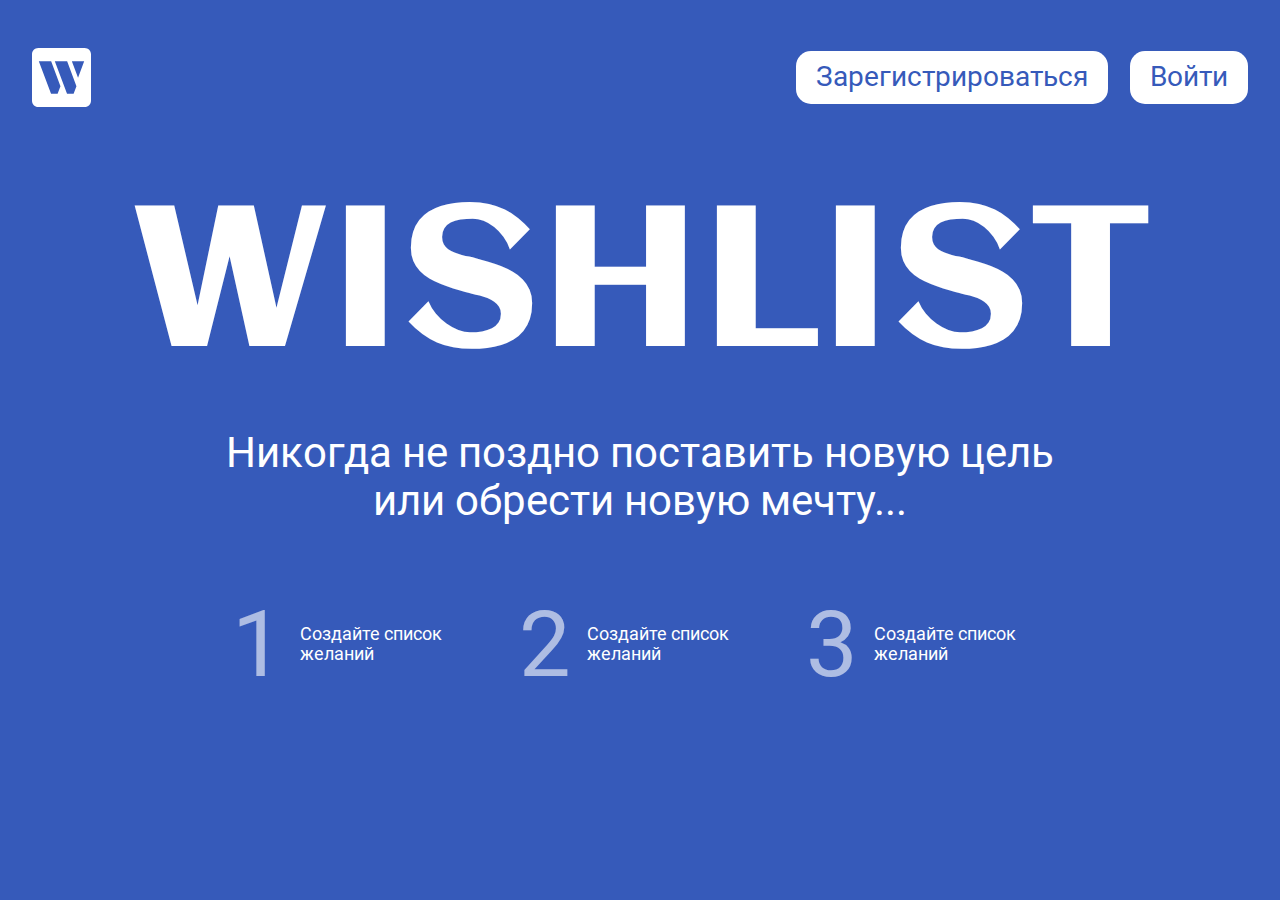
<file: index.html>
<!DOCTYPE html>
<html lang="ru">

<head>
  <meta charset="UTF-8">
  <meta http-equiv="X-UA-Compatible" content="IE=edge">
  <meta name="viewport" content="width=device-width, initial-scale=1.0">
  <link rel="stylesheet" href="style/index.css">
  <title>Wish List - список желаний</title>

  <script src="scripts/director.min.js" defer></script>
  <script src="scripts/index.js" type="module"></script>
</head>

<body class="page">
  <header class="header">
    <div class="container header__container">
      <a href="/">
        <img src="img/logo.svg" alt="Логотив сервиса Wish List в виде буквы W" class="main-logo">
      </a>

      <nav class="header__nav nav">
      </nav>
    </div>
  </header>

  <main class="app">

  </main>
</body>

</html>
</file>
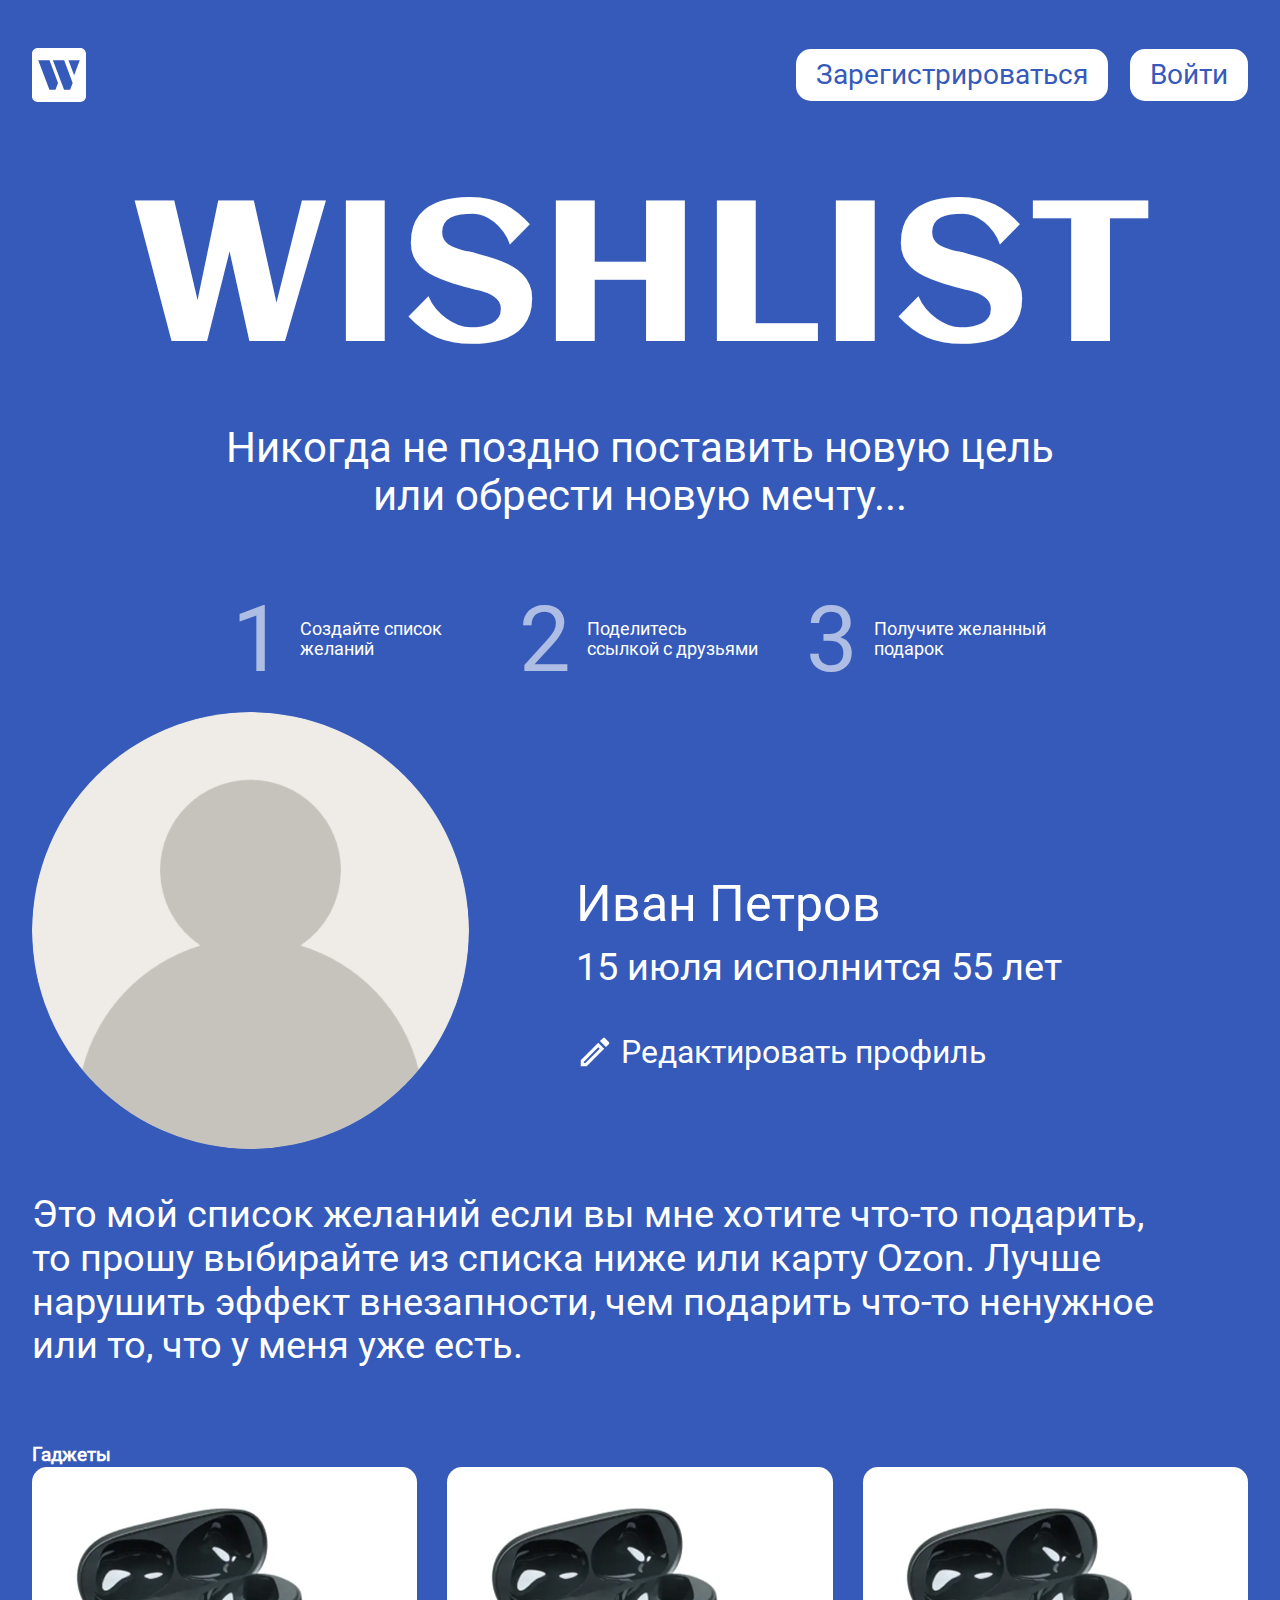
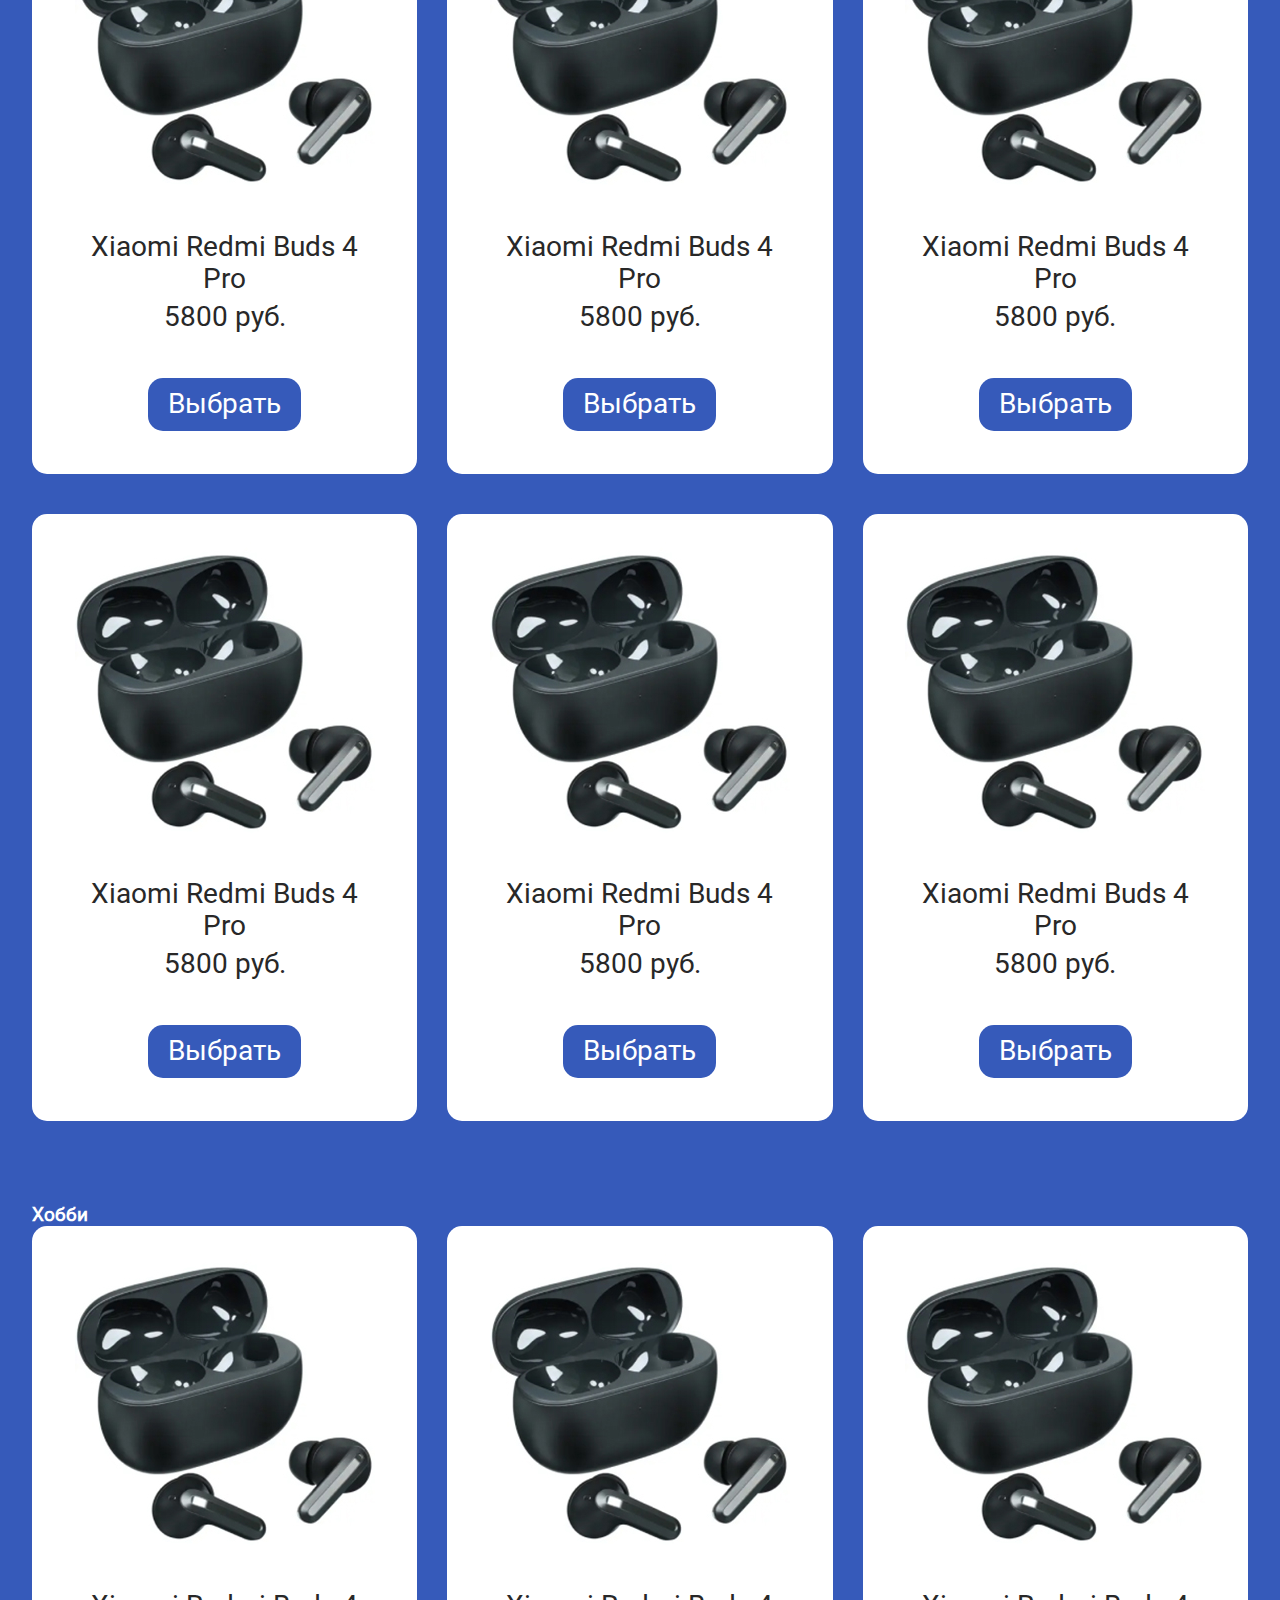
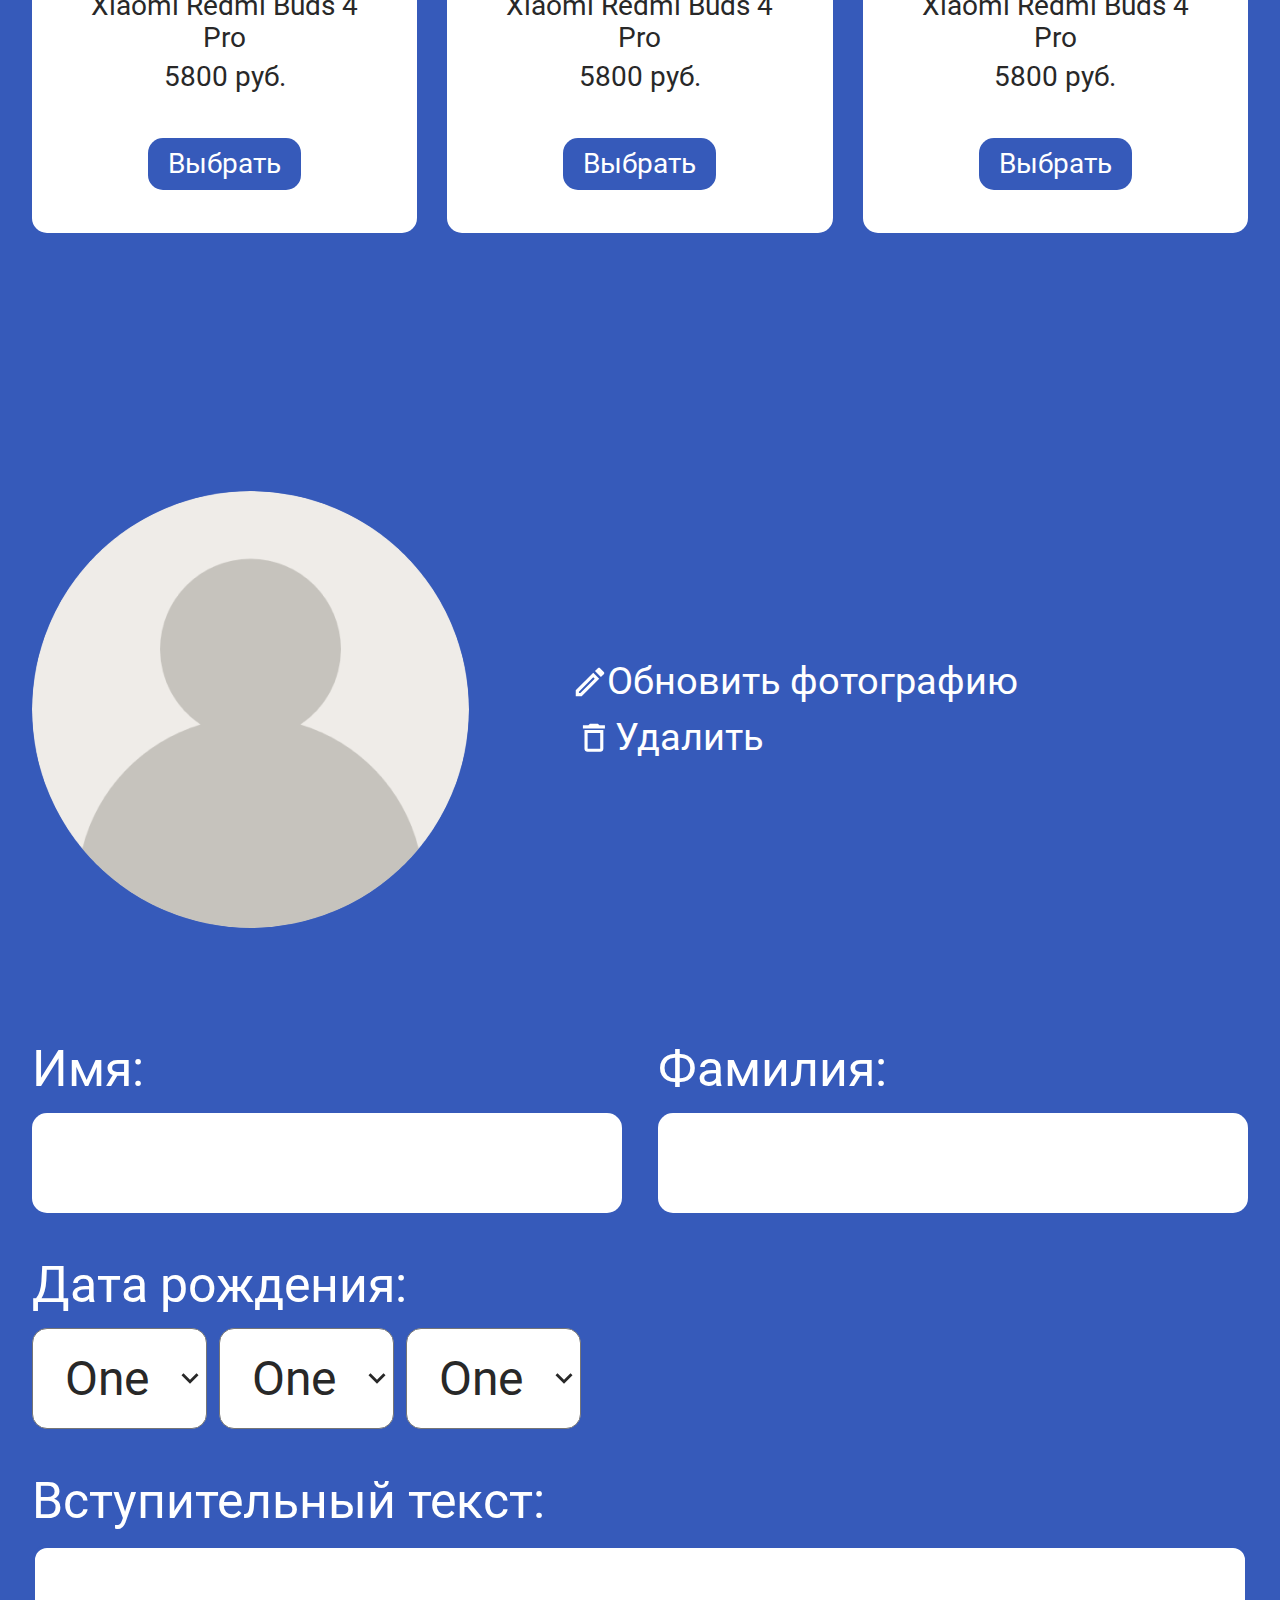
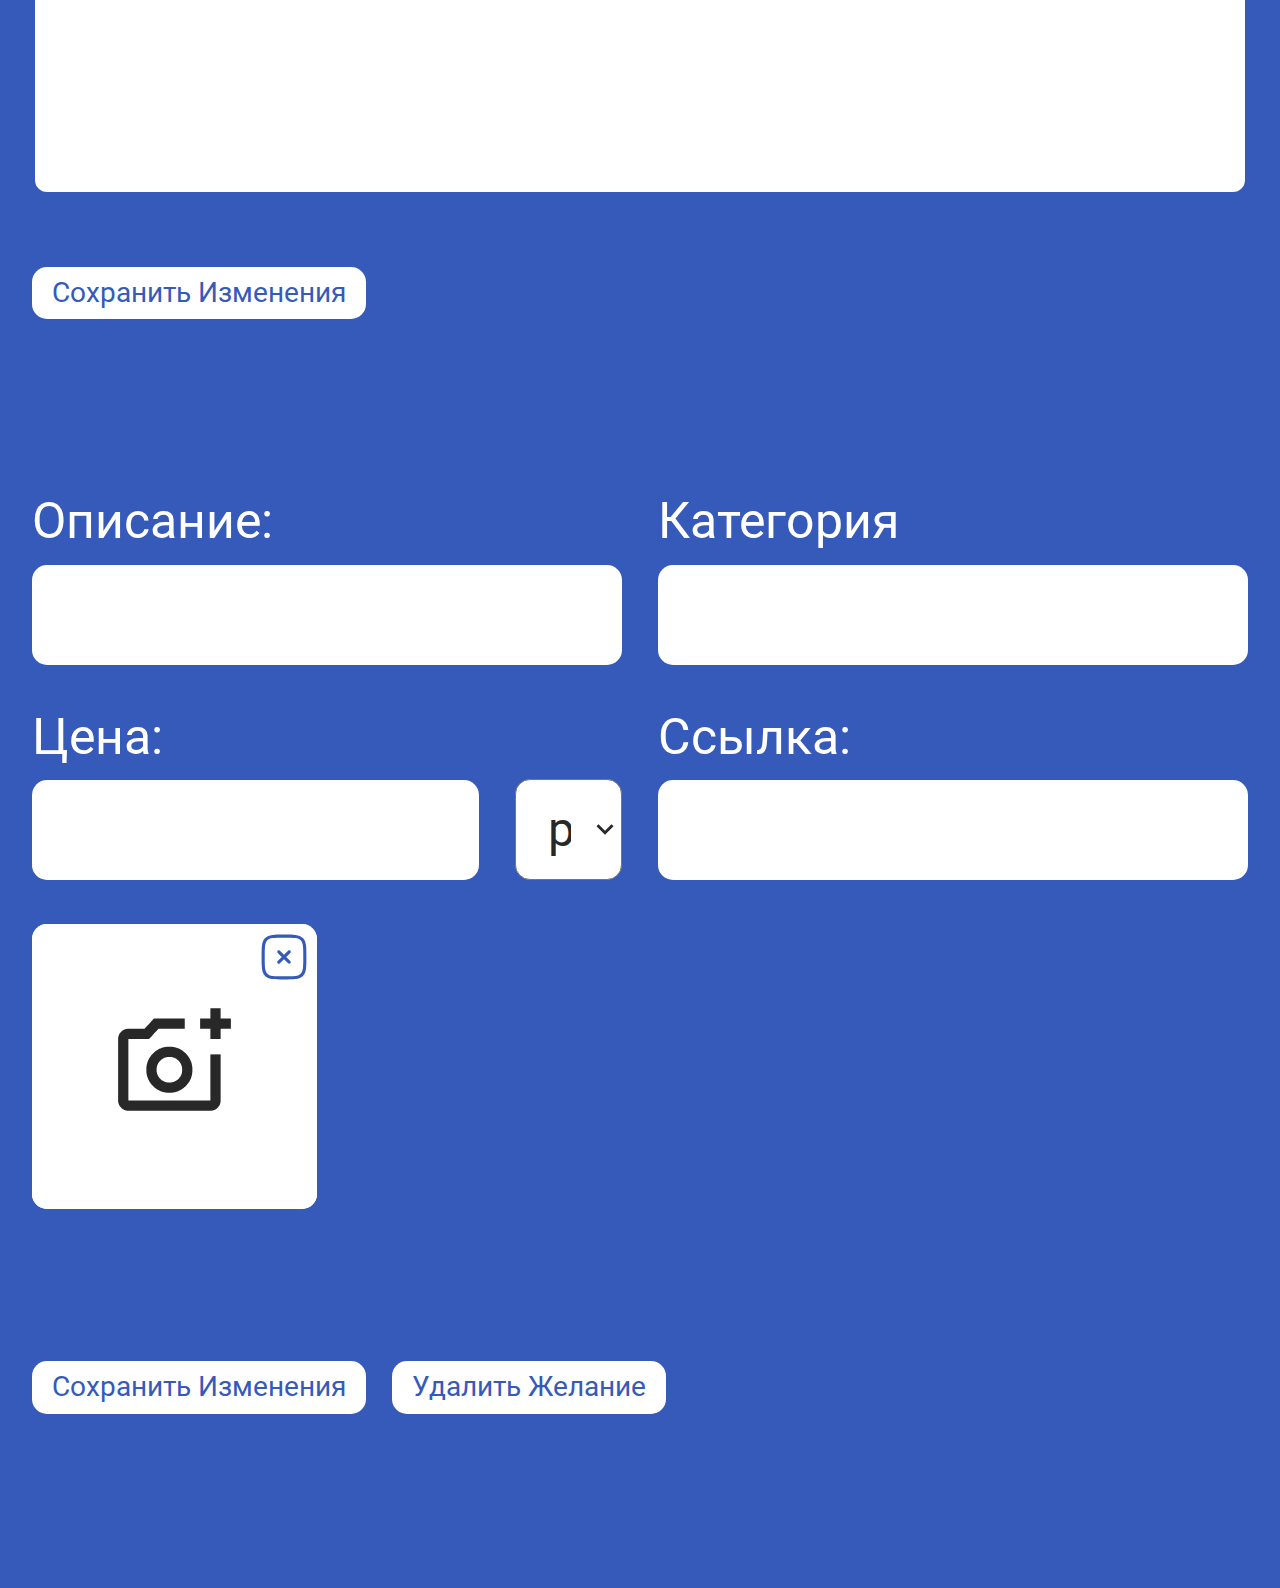
<file: index copy.html>
<!DOCTYPE html>
<html lang="ru">

<head>
  <meta charset="UTF-8">
  <meta http-equiv="X-UA-Compatible" content="IE=edge">
  <meta name="viewport" content="width=device-width, initial-scale=1.0">
  <link rel="stylesheet" href="style/index.css">
  <title>Wish List - список желаний</title>
</head>

<body class="page">
  <header class="header">
    <div class="container header__container">
      <img src="img/logo.svg" alt="Логотип сервиса Wish List в виде буквы W" class="header__logo">

      <nav class="header__nav nav nav_active">
        <button class="nav__btn btn">Зарегистрироваться</button>
        <button class="nav__btn btn">Войти</button>
      </nav>

      <button class="header__burger burger">
        <span class="burger__line"></span>
      </button>
    </div>
  </header>

  <main class="app">
    <section class="hero">
      <div class="container hero__container">
        <h1 class="hero__title"><span>Wish</span>List<span></span></h1>

        <p class="hero__description">Никогда не поздно поставить новую цель или обрести новую мечту...</p>

        <ol class="hero__list-steps steps">
          <li class="steps__item">Создайте список желаний</li>
          <li class="steps__item">Поделитесь ссылкой с&nbsp;друзьями</li>
          <li class="steps__item">Получите желанный подарок</li>
        </ol>
      </div>
    </section>

    <section class="wishlist">
      <div class="container">
        <div class="wishlist__profile profile">
          <img src="img/avatar.jpg" alt="Фото профиля" class="profile__avatar">
          <div class="profile__content">
            <h2 class="profile__fullname">Иван Петров</h2>

            <p class="profile__birthday">15 июля исполнится 55 лет</p>

            <button class="profile__edit">
              <svg class="profile__edit-icon" width="38" height="38" viewBox="0 0 38 38" fill="none"
                xmlns="http://www.w3.org/2000/svg">
                <path
                  d="M4.75 33.25H10.6875L28.1992 15.7384L22.2617 9.80086L4.75 27.3125V33.25ZM7.91667 28.6267L22.2617 14.2817L23.7183 15.7384L9.37333 30.0834H7.91667V28.6267ZM29.0858 5.20919C28.9394 5.06241 28.7654 4.94596 28.5738 4.86651C28.3823 4.78705 28.177 4.74615 27.9696 4.74615C27.7622 4.74615 27.5569 4.78705 27.3653 4.86651C27.1738 4.94596 26.9998 5.06241 26.8533 5.20919L23.9558 8.10669L29.8933 14.0442L32.7908 11.1467C32.9376 11.0002 33.0541 10.8262 33.1335 10.6347C33.213 10.4431 33.2539 10.2378 33.2539 10.0304C33.2539 9.82307 33.213 9.61774 33.1335 9.4262C33.0541 9.23466 32.9376 9.06067 32.7908 8.91419L29.0858 5.20919Z"
                  fill="white" />
              </svg>
              <span>Редактировать профиль</span>
            </button>
          </div>
        </div>

        <p class="wishlist__description">
          Это мой список желаний если вы&nbsp;мне хотите что-то подарить, то&nbsp;прошу выбирайте из&nbsp;списка ниже
          или карту Ozon.
          Лучше нарушить эффект внезапности, чем подарить что-то ненужное или&nbsp;то, что у&nbsp;меня уже есть.
        </p>

        <ul class="wishlist__categories categories">
          <li class="categories__item">
            <h3 class="categoties__title">Гаджеты</h3>

            <ul class="wishlist__items">
              <li class="item">
                <img src="img/buds.jpg" alt="Xiaomi Redmi Buds 4 Pro" class="item__image">
                <h4 class="item__title">Xiaomi Redmi Buds 4 Pro</h4>
                <p class="item__price">5800 руб.</p>
                <button class="item__btn btn btn_castling">Выбрать</button>
              </li>
              <li class="item">
                <img src="img/buds.jpg" alt="Xiaomi Redmi Buds 4 Pro" class="item__image">
                <h4 class="item__title">Xiaomi Redmi Buds 4 Pro</h4>
                <p class="item__price">5800 руб.</p>
                <button class="item__btn btn btn_castling">Выбрать</button>
              </li>
              <li class="item">
                <img src="img/buds.jpg" alt="Xiaomi Redmi Buds 4 Pro" class="item__image">
                <h4 class="item__title">Xiaomi Redmi Buds 4 Pro</h4>
                <p class="item__price">5800 руб.</p>
                <button class="item__btn btn btn_castling">Выбрать</button>
              </li>
              <li class="item">
                <img src="img/buds.jpg" alt="Xiaomi Redmi Buds 4 Pro" class="item__image">
                <h4 class="item__title">Xiaomi Redmi Buds 4 Pro</h4>
                <p class="item__price">5800 руб.</p>
                <button class="item__btn btn btn_castling">Выбрать</button>
              </li>
              <li class="item">
                <img src="img/buds.jpg" alt="Xiaomi Redmi Buds 4 Pro" class="item__image">
                <h4 class="item__title">Xiaomi Redmi Buds 4 Pro</h4>
                <p class="item__price">5800 руб.</p>
                <button class="item__btn btn btn_castling">Выбрать</button>
              </li>
              <li class="item">
                <img src="img/buds.jpg" alt="Xiaomi Redmi Buds 4 Pro" class="item__image">
                <h4 class="item__title">Xiaomi Redmi Buds 4 Pro</h4>
                <p class="item__price">5800 руб.</p>
                <button class="item__btn btn btn_castling">Выбрать</button>
              </li>
            </ul>
          </li>
          <li class="categories__item">
            <h3 class="categoties__title">Хобби</h3>

            <ul class="wishlist__items">
              <li class="item">
                <img src="img/buds.jpg" alt="Xiaomi Redmi Buds 4 Pro" class="item__image">
                <h4 class="item__title">Xiaomi Redmi Buds 4 Pro</h4>
                <p class="item__price">5800 руб.</p>
                <button class="item__btn btn btn_castling">Выбрать</button>
              </li>
              <li class="item">
                <img src="img/buds.jpg" alt="Xiaomi Redmi Buds 4 Pro" class="item__image">
                <h4 class="item__title">Xiaomi Redmi Buds 4 Pro</h4>
                <p class="item__price">5800 руб.</p>
                <button class="item__btn btn btn_castling">Выбрать</button>
              </li>
              <li class="item">
                <img src="img/buds.jpg" alt="Xiaomi Redmi Buds 4 Pro" class="item__image">
                <h4 class="item__title">Xiaomi Redmi Buds 4 Pro</h4>
                <p class="item__price">5800 руб.</p>
                <button class="item__btn btn btn_castling">Выбрать</button>
              </li>
            </ul>
          </li>
        </ul>
      </div>
    </section>

    <section class="edit edit_profile">
      <div class="container">
        <form class="edit__form">
          <fieldset class="edit__avatar">
            <img src="img/avatar.jpg" alt="" class="edit__avatar-image">

            <div class="edit__avatar-load">
              <label for="avatar-load" class="edit__label-avatar">
                <svg class="edit__icon-avatar" width="30" height="30" viewBox="0 0 30 30" fill="none" xmlns="http://www.w3.org/2000/svg">
                  <path
                    d="M0.75 29.25H6.6875L24.1992 11.7384L18.2617 5.80086L0.75 23.3125V29.25ZM3.91667 24.6267L18.2617 10.2817L19.7183 11.7384L5.37333 26.0834H3.91667V24.6267ZM25.0858 1.20919C24.9394 1.06241 24.7654 0.94596 24.5738 0.866506C24.3823 0.787052 24.177 0.746155 23.9696 0.746155C23.7622 0.746155 23.5569 0.787052 23.3653 0.866506C23.1738 0.94596 22.9998 1.06241 22.8533 1.20919L19.9558 4.10669L25.8933 10.0442L28.7908 7.14669C28.9376 7.00021 29.0541 6.82622 29.1335 6.63468C29.213 6.44314 29.2539 6.23781 29.2539 6.03044C29.2539 5.82307 29.213 5.61774 29.1335 5.4262C29.0541 5.23466 28.9376 5.06067 28.7908 4.91419L25.0858 1.20919Z"
                    fill="white" />
                </svg>
                <span>Обновить фотографию</span>
              </label>
              <input type="file" accept="image/jpeg, image/png" class="edit__input-file edit__input-file_avatar">
              <button class="edit__avatar-delete">
                <svg class="edit__icon-avatar" width="38" height="38" viewBox="0 0 38 38" fill="none" xmlns="http://www.w3.org/2000/svg">
                  <path
                    d="M9.48842 29.6389C9.48842 31.35 10.9027 32.75 12.6313 32.75H25.2027C26.9313 32.75 28.3456 31.35 28.3456 29.6389V10.9722H9.48842V29.6389ZM12.6313 14.0833H25.2027V29.6389H12.6313V14.0833ZM24.417 6.30556L22.8456 4.75H14.9884L13.417 6.30556H7.91699V9.41667H29.917V6.30556H24.417Z"
                    fill="white" />
                </svg>
                <span>Удалить</span>
              </button>
            </div>
          </fieldset>

          <fieldset class="edit__name">
            <label class="edit__label">
              <span class="edit__label-text">Имя:</span>
              <input type="text" class="edit__input" name="name">
            </label>

            <label class="edit__label">
              <span class="edit__label-text">Фамилия:</span>
              <input type="text" class="edit__input" name="surname">
            </label>
          </fieldset>

          <fieldset class="edit__birthdate">
            <legend class="edit__label-text">Дата рождения:</legend>

            <div class="edit__birthday-wrapper">
              <label class="edit__label edit__label_select">
                <select type="text" class="edit__select" name="day">
                  <option value="1">One</option>
                  <option value="2">Two</option>
                </select>
              </label>
  
              <label class="edit__label edit__label_select">
                <select type="text" class="edit__select" name="month">
                  <option value="1">One</option>
                  <option value="2">Two</option>
                </select>
              </label>
  
              <label class="edit__label edit__label_select">
                <select type="text" class="edit__select" name="year">
                  <option value="1">One</option>
                  <option value="2">Two</option>
                </select>
              </label>
            </div>
          </fieldset>

          <fieldset class="edit__description">
            <label class="edit__label-text" for="description">Вступительный текст:</label>
            <textarea class="edit__description-input" name="description"></textarea>
          </fieldset>

          <button class="edit__submit-btn btn">Сохранить изменения</button>
        </form>
      </div>
    </section>

    <section class="edit edit_wish">
      <div class="container">
        <form class="edit__form">
          <fieldset class="edit__wish">
            <label class="edit__label">
              <span class="edit__label-text">Описание:</span>
              <input type="text" class="edit__input" name="title">
            </label>

            <label class="edit__label">
              <span class="edit__label-text">Категория</span>
              <input type="text" class="edit__input" name="category">
            </label>

            <div class="edit__label edit__wish-price">
              <label class="edit__label-price">
                <span class="edit__label-text">Цена:</span>
                <input type="text" class="edit__input" name="price">
              </label>

              <label class="edit__label_select edit__label-price">
                <select name="currency" class="edit__select edit__select_currency">
                  <option value="rub">руб</option>
                </select>
              </label>
            </div>

            <label class="edit__label">
              <span class="edit__label-text">Ссылка:</span>
              <input type="text" class="edit__input" name="link">
            </label>
          </fieldset>

          <fieldset class="edit__wish-photo">
            <label class="edit__label-photo">
              <img src="img/no-photo.jpg" alt="" class="edit__wish-image">
              <input type="file" class="edit__input-file edit__input-file--wish" accept="image/jpeg, image/png">
            </label>
            <button class="edit__wish-delete">
              <svg width="50" height="50" viewBox="0 0 50 50" fill="none" xmlns="http://www.w3.org/2000/svg">
                <path
                  d="M20.8961 18.6875C20.5999 18.4115 20.2081 18.2612 19.8033 18.2684C19.3985 18.2755 19.0123 18.4395 18.726 18.7258C18.4398 19.0121 18.2758 19.3983 18.2686 19.8031C18.2615 20.2079 18.4117 20.5996 18.6877 20.8958L22.7919 25L18.6877 29.1042C18.5342 29.2472 18.4111 29.4197 18.3257 29.6114C18.2403 29.803 18.1944 30.0099 18.1907 30.2197C18.187 30.4295 18.2256 30.6379 18.3042 30.8325C18.3827 31.027 18.4997 31.2038 18.6481 31.3522C18.7964 31.5005 18.9732 31.6175 19.1677 31.6961C19.3623 31.7747 19.5707 31.8133 19.7805 31.8096C19.9903 31.8059 20.1972 31.7599 20.3889 31.6745C20.5805 31.5891 20.753 31.466 20.8961 31.3125L25.0002 27.2083L29.1044 31.3125C29.4006 31.5885 29.7924 31.7388 30.1972 31.7316C30.602 31.7245 30.9882 31.5605 31.2745 31.2742C31.5607 30.9879 31.7247 30.6017 31.7319 30.1969C31.739 29.7921 31.5887 29.4004 31.3127 29.1042L27.2086 25L31.3127 20.8958C31.4663 20.7528 31.5894 20.5803 31.6748 20.3886C31.7602 20.197 31.8061 19.99 31.8098 19.7802C31.8135 19.5705 31.7749 19.3621 31.6963 19.1675C31.6177 18.9729 31.5008 18.7962 31.3524 18.6478C31.204 18.4995 31.0273 18.3825 30.8327 18.3039C30.6382 18.2253 30.4298 18.1867 30.22 18.1904C30.0102 18.1941 29.8033 18.2401 29.6116 18.3255C29.42 18.4109 29.2475 18.534 29.1044 18.6875L25.0002 22.7917L20.8961 18.6875Z"
                  fill="#365ABA" />
                <path fill-rule="evenodd" clip-rule="evenodd"
                  d="M25.1191 2.60419H24.8816C20.0712 2.60419 16.3024 2.60419 13.3607 3.00002C10.3524 3.40419 7.97741 4.25002 6.11283 6.11252C4.24824 7.9771 3.40449 10.3521 3.00033 13.3625C2.60449 16.3021 2.60449 20.0709 2.60449 24.8813V25.1188C2.60449 29.9292 2.60449 33.6979 3.00033 36.6396C3.40449 39.6479 4.25033 42.0229 6.11283 43.8875C7.97741 45.7521 10.3524 46.5959 13.3628 47C16.3024 47.3959 20.0712 47.3959 24.8816 47.3959H25.1191C29.9295 47.3959 33.6982 47.3959 36.6399 47C39.6482 46.5959 42.0232 45.75 43.8878 43.8875C45.7524 42.0229 46.5962 39.6479 47.0003 36.6375C47.3962 33.6979 47.3962 29.9292 47.3962 25.1188V24.8813C47.3962 20.0709 47.3962 16.3021 47.0003 13.3604C46.5962 10.3521 45.7503 7.9771 43.8878 6.11252C42.0232 4.24794 39.6482 3.40419 36.6378 3.00002C33.6982 2.60419 29.9295 2.60419 25.1191 2.60419ZM8.32324 8.32294C9.51074 7.13544 11.1149 6.45419 13.7795 6.09585C16.4878 5.73335 20.0462 5.72919 25.0003 5.72919C29.9545 5.72919 33.5128 5.73335 36.2212 6.09585C38.8857 6.45419 40.492 7.13752 41.6795 8.32294C42.8649 9.51044 43.5462 11.1146 43.9045 13.7792C44.267 16.4875 44.2712 20.0459 44.2712 25C44.2712 29.9542 44.267 33.5125 43.9045 36.2209C43.5462 38.8854 42.8628 40.4917 41.6774 41.6792C40.4899 42.8646 38.8857 43.5459 36.2212 43.9042C33.5128 44.2667 29.9545 44.2709 25.0003 44.2709C20.0462 44.2709 16.4878 44.2667 13.7795 43.9042C11.1149 43.5459 9.50866 42.8625 8.32116 41.6771C7.13574 40.4896 6.45449 38.8854 6.09616 36.2209C5.73366 33.5125 5.72949 29.9542 5.72949 25C5.72949 20.0459 5.73366 16.4875 6.09616 13.7792C6.45449 11.1146 7.13783 9.51044 8.32324 8.32294Z"
                  fill="#365ABA" />
              </svg>
            </button>
          </fieldset>

          <div class="edit__submit-wrapper">
            <button class="edit__submit-btn btn">Сохранить изменения</button>
            <button class="edit__delete-btn btn">Удалить желание</button>
          </div>
        </form>
      </div>

    </section>
  </main>
</body>

</html>
</file>
<file: style/index.css>
@import 'normalize.css';
@import 'fonts.css';
@import 'style.css';
@import 'header.css';
@import 'nav.css';
@import 'burger.css';
@import 'hero.css';
@import 'steps.css';
@import 'wishlist.css';
@import 'profile.css';
@import 'categories.css';
@import 'item.css';
@import 'edit.css';
@import 'modal.css';
</file>
